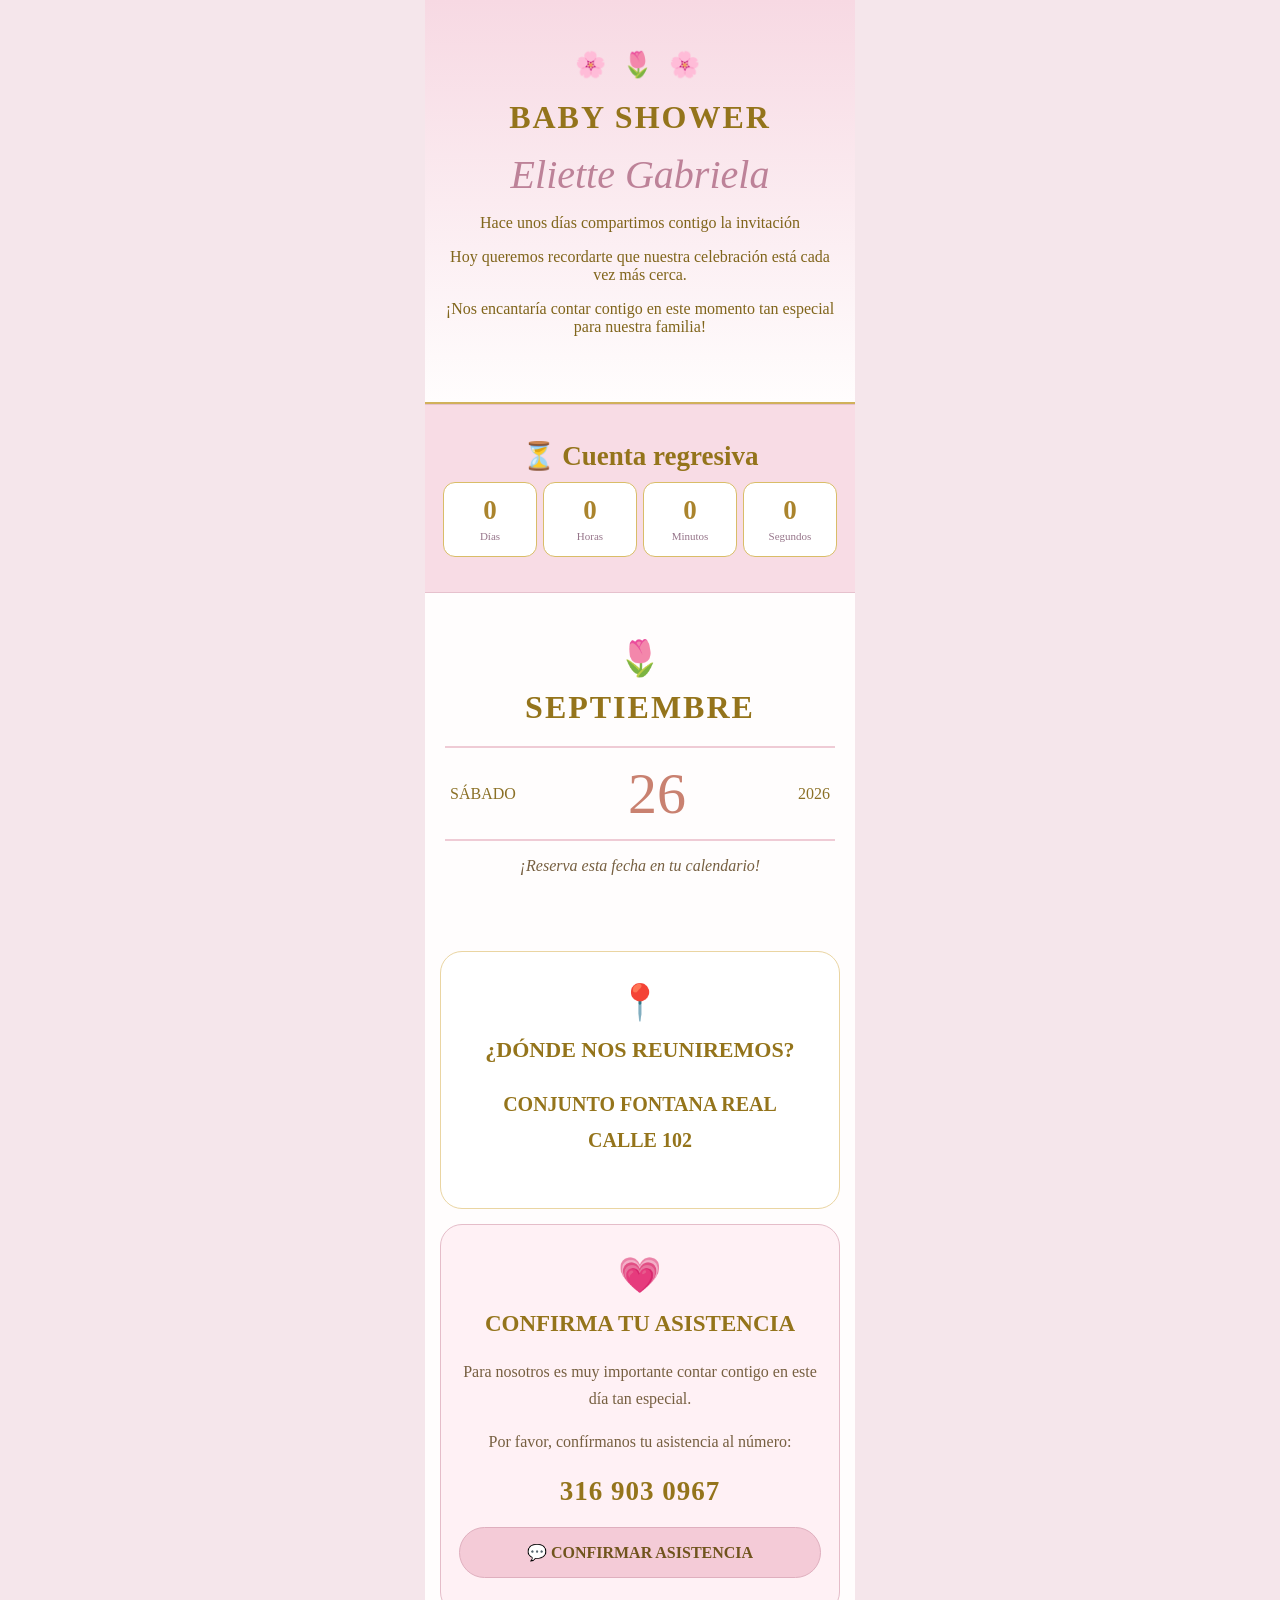
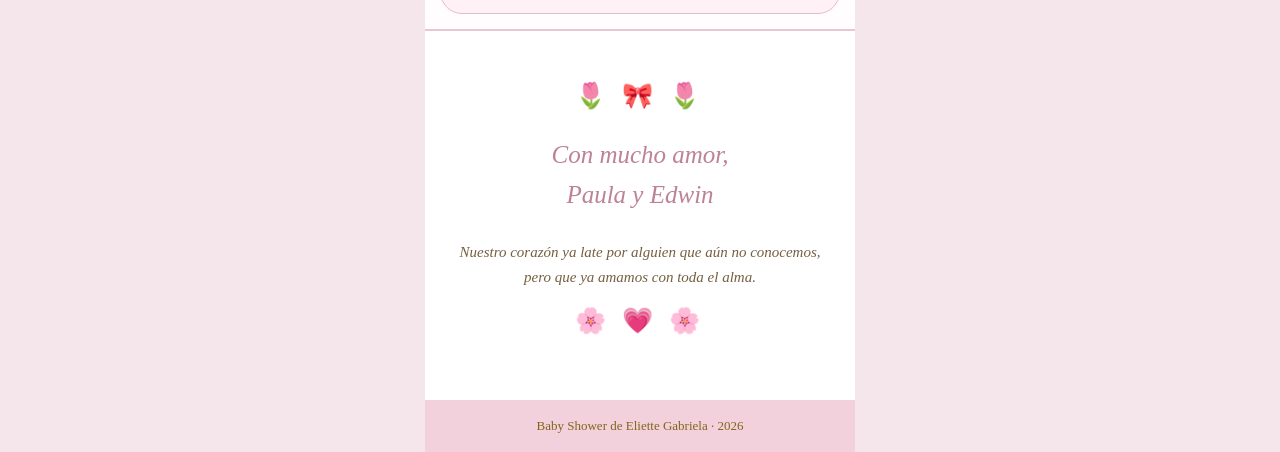
<file: index.html>
<!DOCTYPE html>
<html lang="es">

<head>
    <meta charset="UTF-8">
    <meta name="viewport" content="width=device-width, initial-scale=1.0">

    <title>Baby Shower Eliette Gabriela</title>

    <link rel="stylesheet" href="estilos.css">
</head>

<body>

    <div class="pagina">

        <!-- ENCABEZADO -->
        <header class="encabezado">

            <div class="flores">🌸 🌷 🌸</div>

            <h1>BABY SHOWER</h1>

            <h2>Eliette Gabriela</h2>

            <p>Hace unos días compartimos contigo la invitación
            </p>
            <p>Hoy queremos recordarte que nuestra celebración está cada vez más cerca.
            </p>
            <p>¡Nos encantaría contar contigo en este momento tan especial para nuestra familia!</p>

        </header>


        <!-- CUENTA REGRESIVA -->
        <section class="cuenta-regresiva">

            <h2>⏳ Cuenta regresiva</h2>

            <div class="contador">

                <div class="tiempo">
                    <span id="dias">0</span>
                    <small>Días</small>
                </div>

                <div class="tiempo">
                    <span id="horas">0</span>
                    <small>Horas</small>
                </div>

                <div class="tiempo">
                    <span id="minutos">0</span>
                    <small>Minutos</small>
                </div>

                <div class="tiempo">
                    <span id="segundos">0</span>
                    <small>Segundos</small>
                </div>

            </div>

        </section>


        <!-- FECHA -->
        <section class="fecha-evento">

            <div class="icono">🌷</div>

            <h2>SEPTIEMBRE</h2>

            <div class="fecha">

                <span>SÁBADO</span>

                <strong>26</strong>

                <span>2026</span>

            </div>

            <p>
                ¡Reserva esta fecha en tu calendario!
            </p>

        </section>


        <!-- LUGAR -->
        <section class="tarjeta">

            <div class="icono">📍</div>

            <h2>¿DÓNDE NOS REUNIREMOS?</h2>

            <p class="lugar">
                CONJUNTO FONTANA REAL<br>
                CALLE 102
            </p>

        </section>


        <!-- CONFIRMACIÓN -->
        <section class="confirmacion">

            <div class="icono">💗</div>

            <h2>CONFIRMA TU ASISTENCIA</h2>

            <p>
                Para nosotros es muy importante contar contigo
                en este día tan especial.
            </p>

            <p>
                Por favor, confírmanos tu asistencia al número:
            </p>

            <h3>316 903 0967</h3>

            <a class="boton-whatsapp"
               href="https://wa.me/573169030967?text=Hola%2C%20confirmo%20mi%20asistencia%20al%20Baby%20Shower%20de%20Eliette%20Gabriela."
               target="_blank">

                💬 CONFIRMAR ASISTENCIA

            </a>

        </section>


        <!-- DESPEDIDA -->
        <section class="despedida">

            <div class="flores">🌷 🎀 🌷</div>

            <h3>
                Con mucho amor,<br>
                Paula y Edwin
            </h3>

            <p class="frase-final">
                Nuestro corazón ya late por alguien que aún no
                conocemos, pero que ya amamos con toda el alma.
            </p>

            <div class="flores">🌸 💗 🌸</div>

        </section>


        <!-- PIE DE PÁGINA -->
        <footer>

            <p>
                Baby Shower de Eliette Gabriela · 2026
            </p>

        </footer>

    </div>


    <!-- CUENTA REGRESIVA -->
    <script>

        const fechaEvento =
            new Date("2026-09-26T15:00:00-05:00").getTime();

        function actualizarCuentaRegresiva() {

            const ahora = new Date().getTime();

            const diferencia = fechaEvento - ahora;

            if (diferencia <= 0) {

                document.getElementById("dias").textContent = "0";
                document.getElementById("horas").textContent = "0";
                document.getElementById("minutos").textContent = "0";
                document.getElementById("segundos").textContent = "0";

                return;
            }

            const dias = Math.floor(
                diferencia / (1000 * 60 * 60 * 24)
            );

            const horas = Math.floor(
                (diferencia % (1000 * 60 * 60 * 24)) /
                (1000 * 60 * 60)
            );

            const minutos = Math.floor(
                (diferencia % (1000 * 60 * 60)) /
                (1000 * 60)
            );

            const segundos = Math.floor(
                (diferencia % (1000 * 60)) / 1000
            );

            document.getElementById("dias").textContent = dias;
            document.getElementById("horas").textContent = horas;
            document.getElementById("minutos").textContent = minutos;
            document.getElementById("segundos").textContent = segundos;
        }

        actualizarCuentaRegresiva();

        setInterval(actualizarCuentaRegresiva, 1000);

    </script>

</body>

</html>
</file>
<file: estilos.css>
* {
    box-sizing: border-box;
}

html {
    scroll-behavior: smooth;
}

body {
    margin: 0;
    padding: 0;
    background-color: #f5e6eb;

    font-family: Georgia, "Times New Roman", serif;

    color: #80651b;

    text-align: center;
}


/* =========================
   PÁGINA
========================= */

.pagina {
    width: 100%;
    max-width: 430px;

    min-height: 100vh;

    margin: 0 auto;

    background-color: #fffdfd;

    overflow: hidden;
}


/* =========================
   ENCABEZADO
========================= */

.encabezado {

    padding: 45px 20px 50px;

    background: linear-gradient(
        to bottom,
        #f7d9e3,
        #fffdfd
    );

    border-bottom: 2px solid #d1b15b;
}

.flores {

    font-size: 25px;

    letter-spacing: 5px;

    margin: 5px 0 20px;
}

.encabezado h1 {

    font-size: 32px;

    letter-spacing: 2px;

    margin: 10px 0 15px;

    color: #94741b;
}

.encabezado h2 {

    font-size: 40px;

    font-weight: normal;

    font-style: italic;

    margin: 0;

    color: #bd8298;
}


/* =========================
   CUENTA REGRESIVA
========================= */

.cuenta-regresiva {

    padding: 35px 18px;

    background-color: #f8dce5;

    border-top: 1px solid #e6c1cd;

    border-bottom: 1px solid #e6c1cd;
}

.cuenta-regresiva h2 {

    font-size: 27px;

    margin: 0 0 10px;

    color: #94741b;
}

.cuenta-regresiva p {

    margin: 0 0 25px;

    font-size: 16px;

    color: #765f40;
}


/* CONTADOR */

.contador {

    display: grid;

    grid-template-columns: repeat(4, 1fr);

    gap: 6px;
}

.tiempo {

    background-color: white;

    border: 1px solid #d9bd68;

    border-radius: 12px;

    padding: 12px 3px;
}

.tiempo span {

    display: block;

    font-size: 27px;

    font-weight: bold;

    color: #aa842d;
}

.tiempo small {

    font-size: 11px;

    color: #96758a;
}


/* =========================
   FECHA
========================= */

.fecha-evento {

    padding: 45px 20px;

    background-color: #fffdfd;
}

.fecha-evento .icono {

    font-size: 35px;

    margin-bottom: 10px;
}

.fecha-evento h2 {

    font-size: 32px;

    letter-spacing: 2px;

    margin: 10px 0 20px;

    color: #94741b;
}

.fecha {

    display: flex;

    align-items: center;

    justify-content: space-between;

    gap: 8px;

    padding: 12px 5px;

    border-top: 2px solid #efcbd5;

    border-bottom: 2px solid #efcbd5;
}

.fecha span {

    font-size: 16px;

    color: #8b7026;
}

.fecha strong {

    font-size: 58px;

    font-weight: normal;

    color: #c98170;
}

.fecha-evento p {

    font-size: 16px;

    font-style: italic;

    color: #765f40;
}


/* =========================
   LUGAR
========================= */

.tarjeta {

    margin: 15px;

    padding: 30px 18px;

    background-color: white;

    border: 1px solid #ead5a2;

    border-radius: 22px;
}

.icono {

    font-size: 35px;

    margin-bottom: 12px;
}

.tarjeta h2 {

    font-size: 22px;

    line-height: 1.4;

    margin: 0 0 18px;

    color: #94741b;
}

.tarjeta p {

    font-size: 16px;

    line-height: 1.7;

    color: #765f40;
}

.tarjeta .lugar {

    font-size: 20px;

    font-weight: bold;

    line-height: 1.8;

    color: #94741b;
}


/* =========================
   CONFIRMACIÓN
========================= */

.confirmacion {

    margin: 15px;

    padding: 30px 18px;

    background-color: #fff1f5;

    border: 1px solid #e5bdc9;

    border-radius: 22px;
}

.confirmacion h2 {

    font-size: 23px;

    line-height: 1.4;

    margin: 0 0 18px;

    color: #94741b;
}

.confirmacion p {

    font-size: 16px;

    line-height: 1.7;

    color: #765f40;
}

.confirmacion h3 {

    font-size: 27px;

    letter-spacing: 1px;

    color: #94741b;

    margin: 20px 0;
}


/* BOTÓN WHATSAPP */

.boton-whatsapp {

    display: block;

    width: 100%;

    padding: 15px 10px;

    margin: 20px auto 5px;

    border-radius: 30px;

    background-color: #f4cbd7;

    border: 1px solid #dfafbe;

    color: #70541d;

    font-size: 16px;

    font-weight: bold;

    text-decoration: none;
}

.boton-whatsapp:hover {

    background-color: #e8aabd;
}


/* =========================
   DESPEDIDA
========================= */

.despedida {

    padding: 45px 20px;

    background-color: white;

    border-top: 2px solid #e8c7d1;
}

.despedida h2 {

    font-size: 27px;

    line-height: 1.4;

    color: #94741b;
}

.despedida p {

    font-size: 17px;

    line-height: 1.7;

    color: #765f40;
}

.despedida h3 {

    font-size: 25px;

    font-weight: normal;

    font-style: italic;

    line-height: 1.6;

    color: #bd8298;

    margin: 25px 0;
}

.frase-final {

    font-style: italic;

    font-size: 15px !important;
}


/* =========================
   PIE DE PÁGINA
========================= */

footer {

    padding: 18px 10px;

    background-color: #f3d1dc;

    color: #80651b;
}

footer p {

    font-size: 13px;

    margin: 0;
}


/* =========================
   CELULARES PEQUEÑOS
========================= */

@media (max-width: 350px) {

    .encabezado h1 {
        font-size: 27px;
    }

    .encabezado h2 {
        font-size: 34px;
    }

    .fecha strong {
        font-size: 48px;
    }

    .fecha span {
        font-size: 13px;
    }

    .tiempo span {
        font-size: 22px;
    }

    .tiempo small {
        font-size: 10px;
    }

}
</file>
